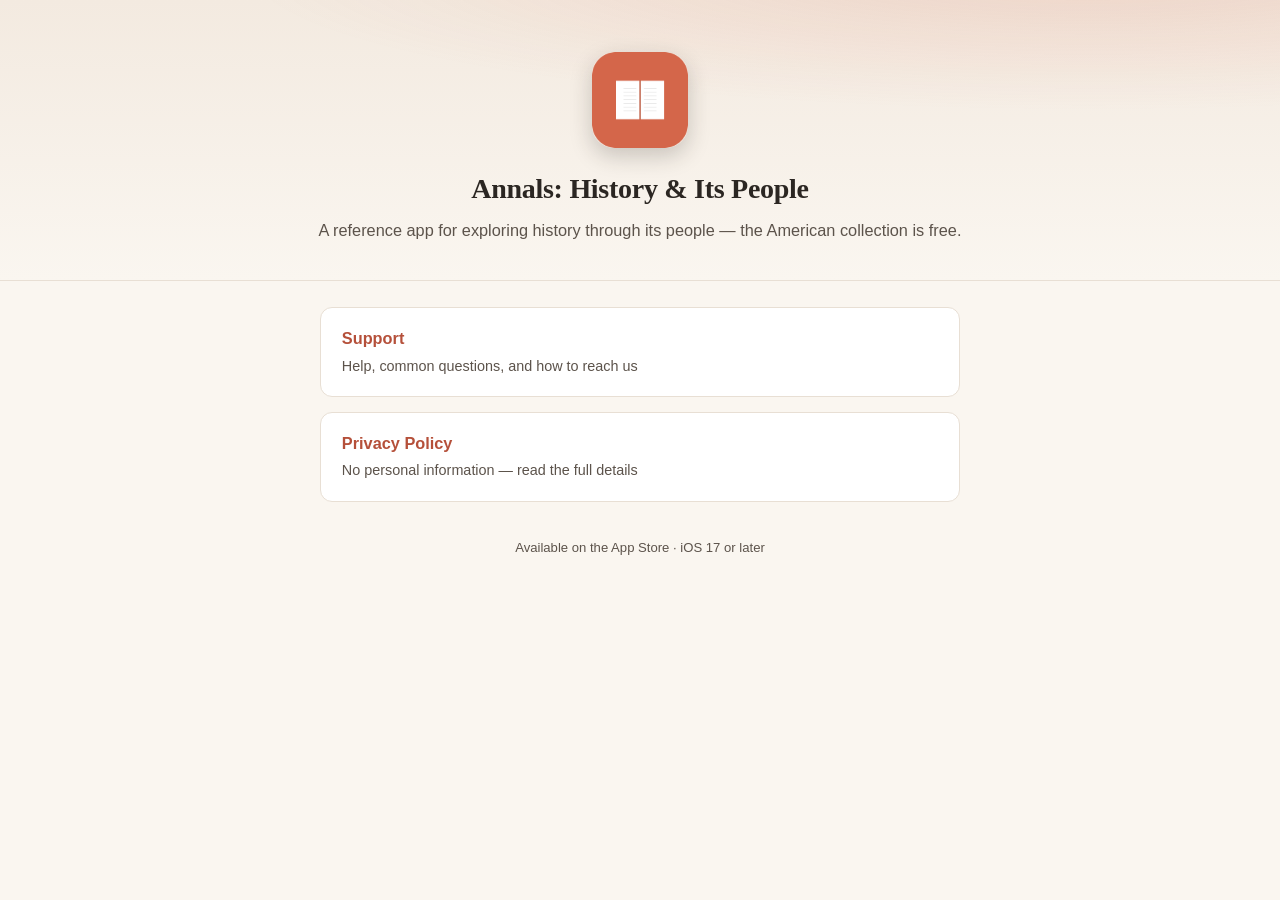
<file: index.html>
<!DOCTYPE html>
<html lang="en">
<head>
<meta charset="UTF-8">
<meta name="viewport" content="width=device-width, initial-scale=1.0">
<title>Annals: History &amp; Its People</title>
<link rel="icon" type="image/png" href="icon.png">
<link rel="stylesheet" href="style.css">
</head>
<body>
  <header class="hero">
    <img class="mark" src="icon.png" alt="Annals app icon" width="96" height="96">
    <h1>Annals: History &amp; Its People</h1>
    <p class="tagline">A reference app for exploring history through its people — the American collection is free.</p>
  </header>

  <main class="wrap">
    <div class="links">
      <a href="support.html">
        <div class="title">Support</div>
        <div class="desc">Help, common questions, and how to reach us</div>
      </a>
      <a href="privacy.html">
        <div class="title">Privacy Policy</div>
        <div class="desc">No personal information — read the full details</div>
      </a>
    </div>

    <p class="footer">Available on the App Store · iOS 17 or later</p>
  </main>
</body>
</html>
</file>
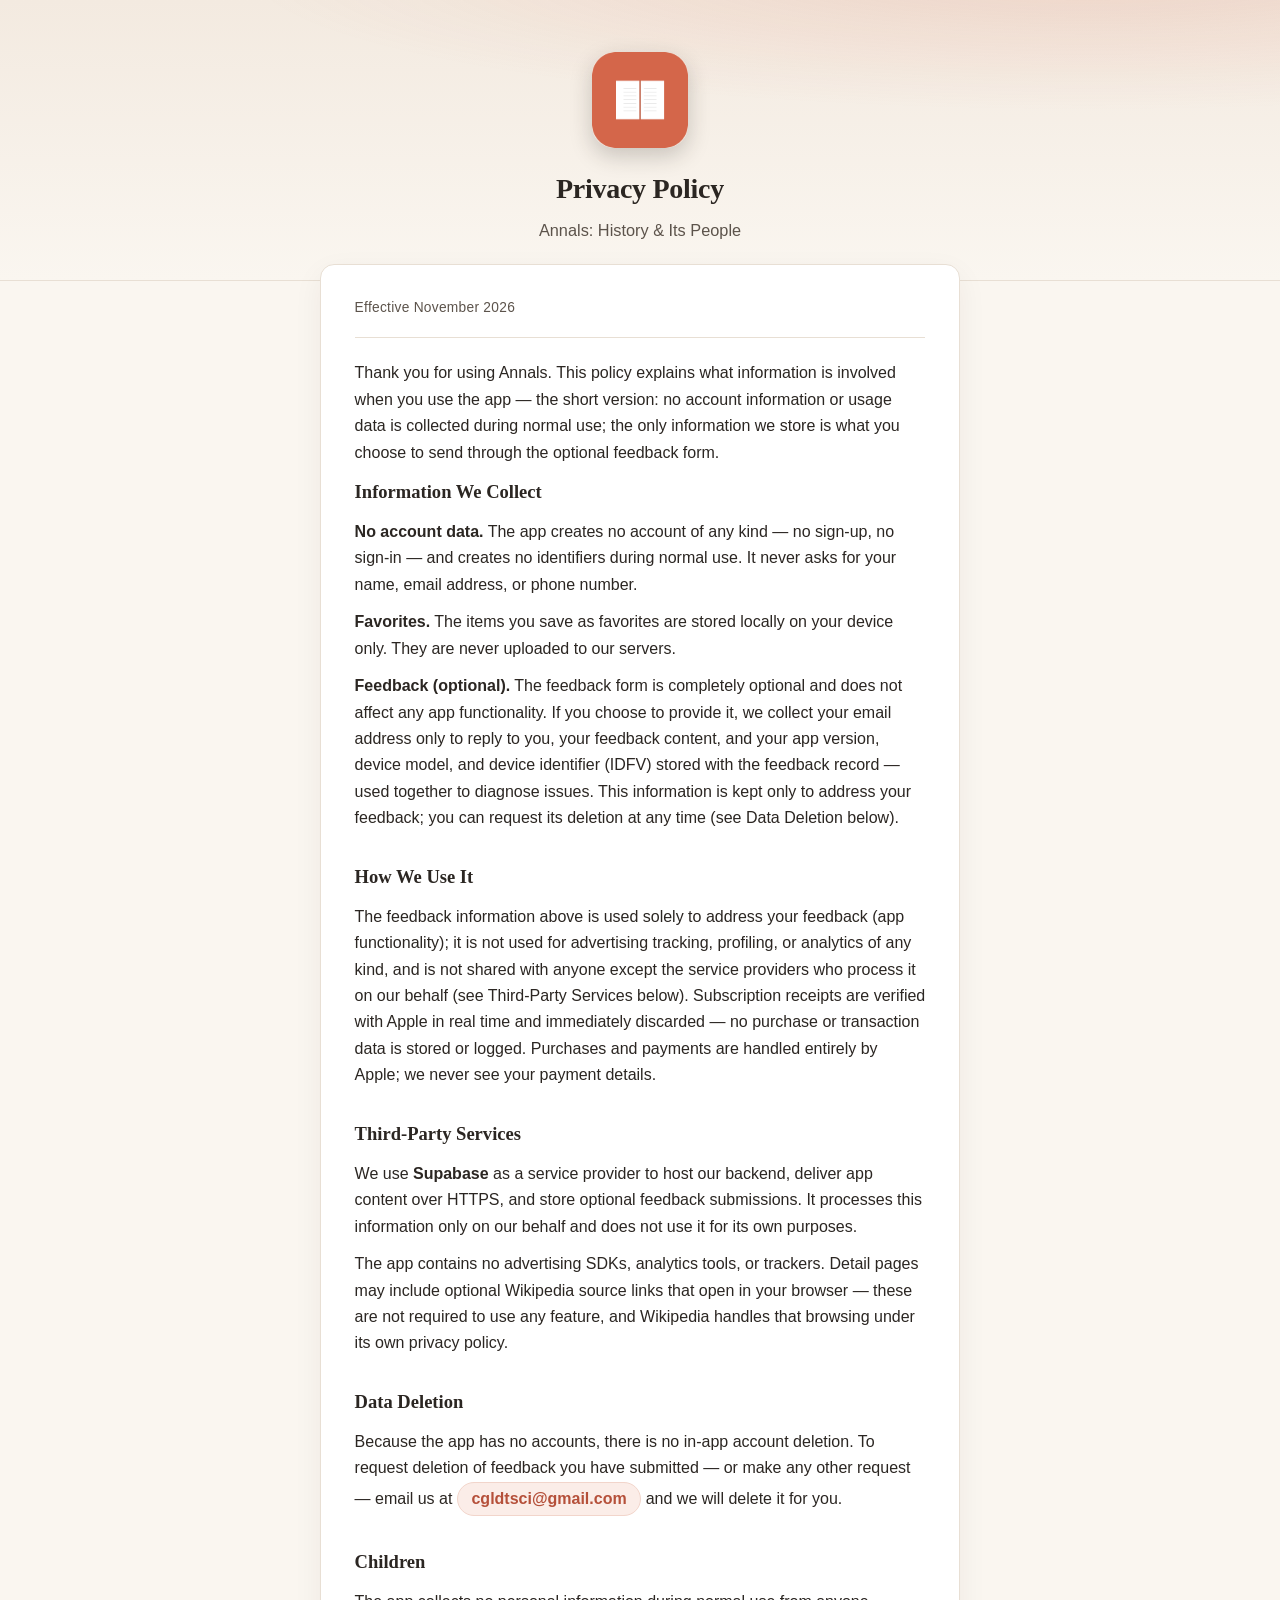
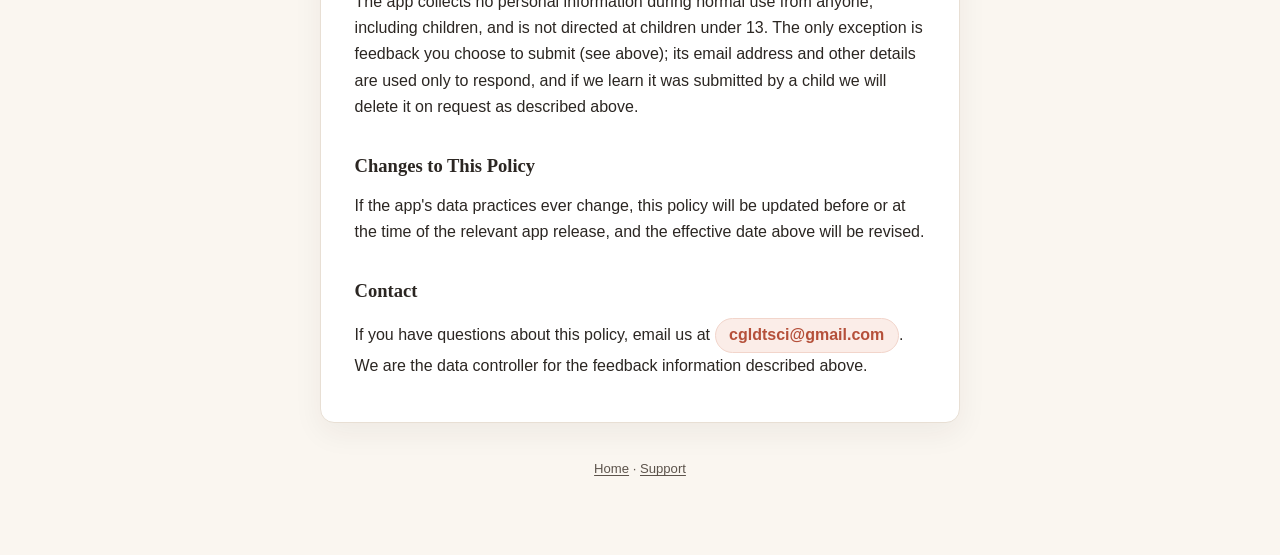
<file: privacy.html>
<!DOCTYPE html>
<html lang="en">
<head>
<meta charset="UTF-8">
<meta name="viewport" content="width=device-width, initial-scale=1.0">
<title>Privacy Policy — Annals</title>
<link rel="icon" type="image/png" href="icon.png">
<link rel="stylesheet" href="style.css">
</head>
<body>
  <header class="hero">
    <img class="mark" src="icon.png" alt="Annals app icon" width="96" height="96">
    <h1>Privacy Policy</h1>
    <p class="tagline">Annals: History &amp; Its People</p>
  </header>

  <main class="wrap">
    <article class="card">
      <p class="meta">Effective November 2026</p>

      <p>Thank you for using Annals. This policy explains what information is involved when you use the app — the short version: no account information or usage data is collected during normal use; the only information we store is what you choose to send through the optional feedback form.</p>

      <h2>Information We Collect</h2>
      <p><strong>No account data.</strong> The app creates no account of any kind — no sign-up, no sign-in — and creates no identifiers during normal use. It never asks for your name, email address, or phone number.</p>
      <p><strong>Favorites.</strong> The items you save as favorites are stored locally on your device only. They are never uploaded to our servers.</p>
      <p><strong>Feedback (optional).</strong> The feedback form is completely optional and does not affect any app functionality. If you choose to provide it, we collect your email address only to reply to you, your feedback content, and your app version, device model, and device identifier (IDFV) stored with the feedback record — used together to diagnose issues. This information is kept only to address your feedback; you can request its deletion at any time (see Data Deletion below).</p>

      <h2>How We Use It</h2>
      <p>The feedback information above is used solely to address your feedback (app functionality); it is not used for advertising tracking, profiling, or analytics of any kind, and is not shared with anyone except the service providers who process it on our behalf (see Third-Party Services below). Subscription receipts are verified with Apple in real time and immediately discarded — no purchase or transaction data is stored or logged. Purchases and payments are handled entirely by Apple; we never see your payment details.</p>

      <h2>Third-Party Services</h2>
      <p>We use <strong>Supabase</strong> as a service provider to host our backend, deliver app content over HTTPS, and store optional feedback submissions. It processes this information only on our behalf and does not use it for its own purposes.</p>
      <p>The app contains no advertising SDKs, analytics tools, or trackers. Detail pages may include optional Wikipedia source links that open in your browser — these are not required to use any feature, and Wikipedia handles that browsing under its own privacy policy.</p>

      <h2>Data Deletion</h2>
      <p>Because the app has no accounts, there is no in-app account deletion. To request deletion of feedback you have submitted — or make any other request — email us at <a class="email-pill" href="mailto:cgldtsci@gmail.com">cgldtsci@gmail.com</a> and we will delete it for you.</p>

      <h2>Children</h2>
      <p>The app collects no personal information during normal use from anyone, including children, and is not directed at children under 13. The only exception is feedback you choose to submit (see above); its email address and other details are used only to respond, and if we learn it was submitted by a child we will delete it on request as described above.</p>

      <h2>Changes to This Policy</h2>
      <p>If the app's data practices ever change, this policy will be updated before or at the time of the relevant app release, and the effective date above will be revised.</p>

      <h2>Contact</h2>
      <p>If you have questions about this policy, email us at <a class="email-pill" href="mailto:cgldtsci@gmail.com">cgldtsci@gmail.com</a>. We are the data controller for the feedback information described above.</p>
    </article>

    <p class="footer"><a href="index.html">Home</a> · <a href="support.html">Support</a></p>
  </main>
</body>
</html>
</file>
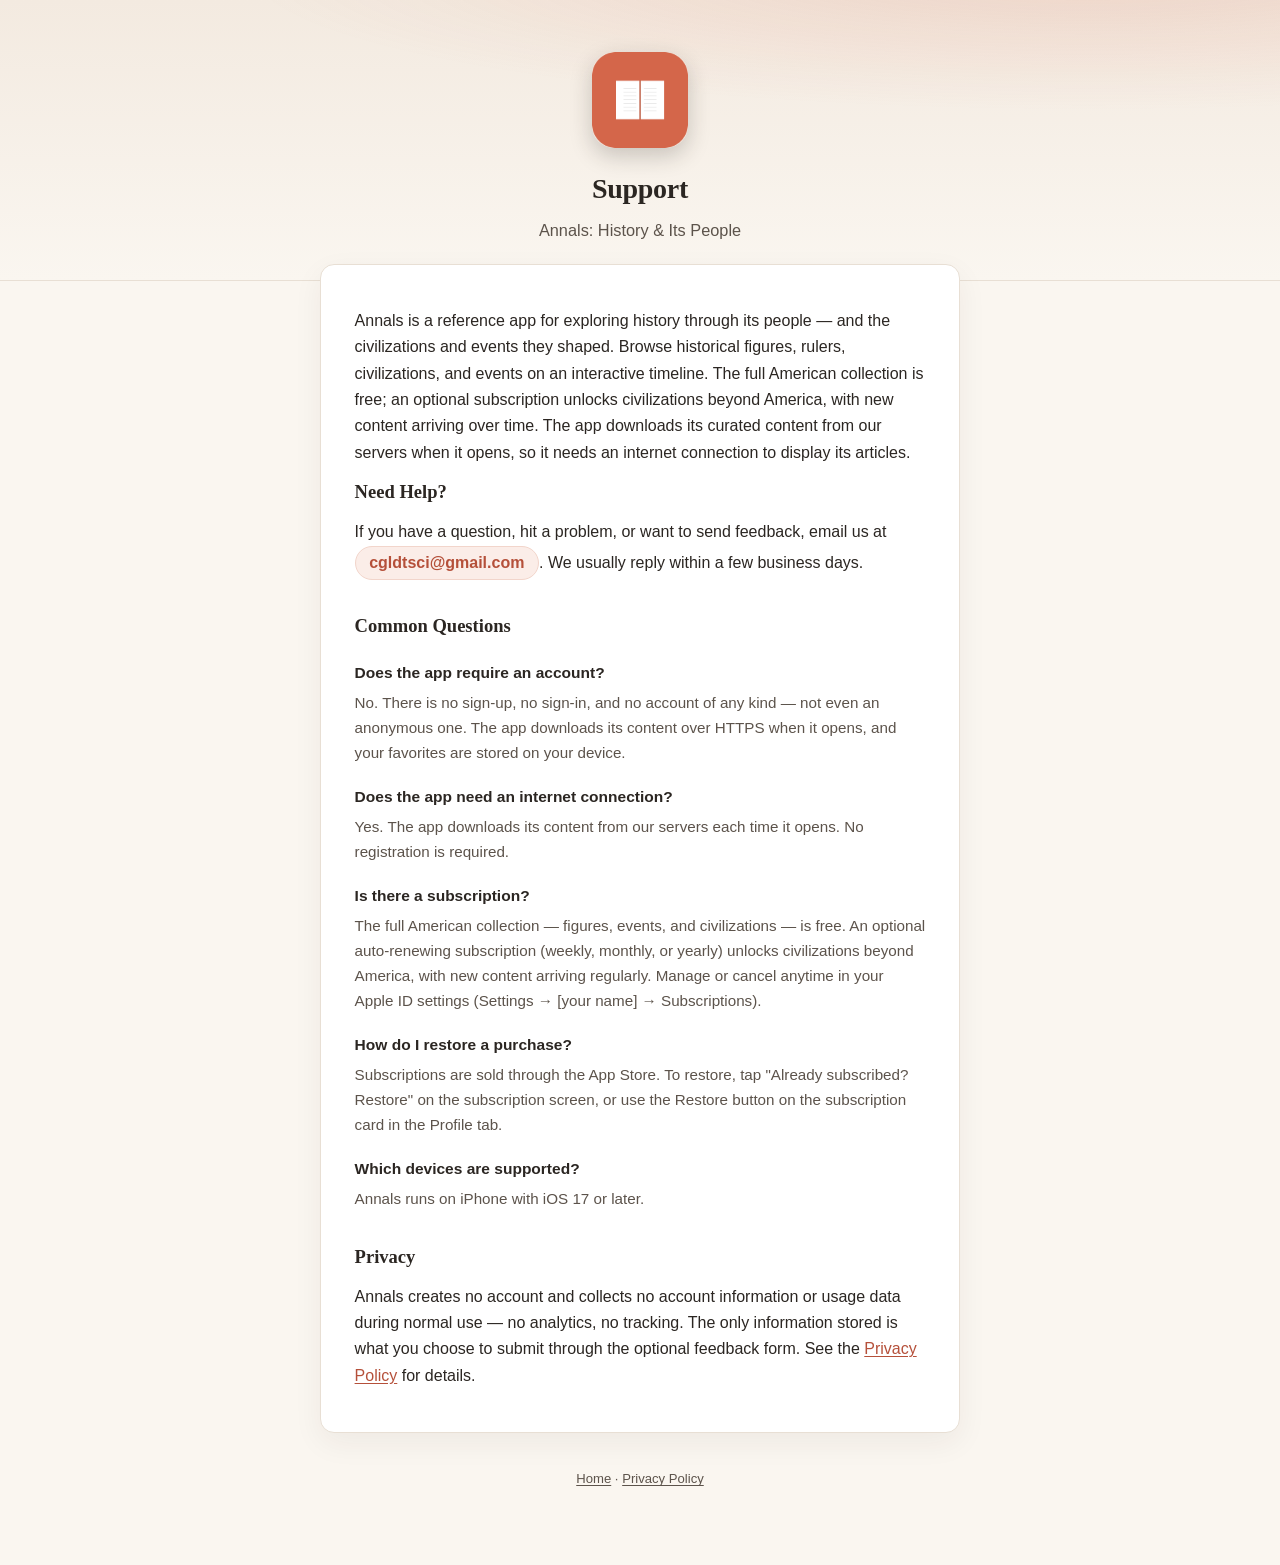
<file: support.html>
<!DOCTYPE html>
<html lang="en">
<head>
<meta charset="UTF-8">
<meta name="viewport" content="width=device-width, initial-scale=1.0">
<title>Support — Annals</title>
<link rel="icon" type="image/png" href="icon.png">
<link rel="stylesheet" href="style.css">
</head>
<body>
  <header class="hero">
    <img class="mark" src="icon.png" alt="Annals app icon" width="96" height="96">
    <h1>Support</h1>
    <p class="tagline">Annals: History &amp; Its People</p>
  </header>

  <main class="wrap">
    <article class="card">
      <p>Annals is a reference app for exploring history through its people — and the civilizations and events they shaped. Browse historical figures, rulers, civilizations, and events on an interactive timeline. The full American collection is free; an optional subscription unlocks civilizations beyond America, with new content arriving over time. The app downloads its curated content from our servers when it opens, so it needs an internet connection to display its articles.</p>

      <h2>Need Help?</h2>
      <p>If you have a question, hit a problem, or want to send feedback, email us at <a class="email-pill" href="mailto:cgldtsci@gmail.com">cgldtsci@gmail.com</a>. We usually reply within a few business days.</p>

      <h2>Common Questions</h2>
      <dl class="faq">
        <dt>Does the app require an account?</dt>
        <dd>No. There is no sign-up, no sign-in, and no account of any kind — not even an anonymous one. The app downloads its content over HTTPS when it opens, and your favorites are stored on your device.</dd>

        <dt>Does the app need an internet connection?</dt>
        <dd>Yes. The app downloads its content from our servers each time it opens. No registration is required.</dd>

        <dt>Is there a subscription?</dt>
        <dd>The full American collection — figures, events, and civilizations — is free. An optional auto-renewing subscription (weekly, monthly, or yearly) unlocks civilizations beyond America, with new content arriving regularly. Manage or cancel anytime in your Apple ID settings (Settings → [your name] → Subscriptions).</dd>

        <dt>How do I restore a purchase?</dt>
        <dd>Subscriptions are sold through the App Store. To restore, tap "Already subscribed? Restore" on the subscription screen, or use the Restore button on the subscription card in the Profile tab.</dd>

        <dt>Which devices are supported?</dt>
        <dd>Annals runs on iPhone with iOS 17 or later.</dd>
      </dl>

      <h2>Privacy</h2>
      <p>Annals creates no account and collects no account information or usage data during normal use — no analytics, no tracking. The only information stored is what you choose to submit through the optional feedback form. See the <a href="privacy.html">Privacy Policy</a> for details.</p>
    </article>

    <p class="footer"><a href="index.html">Home</a> · <a href="privacy.html">Privacy Policy</a></p>
  </main>
</body>
</html>
</file>
<file: style.css>
:root {
  --clay: #D4664A;
  --clay-dark: #B5503A;
  --ink: #2B2622;
  --ink-soft: #5C534B;
  --parchment: #FAF6F0;
  --card: #FFFFFF;
  --hairline: #E8DFD4;
}

* { box-sizing: border-box; }

body {
  margin: 0;
  font-family: -apple-system, BlinkMacSystemFont, "Segoe UI", "Helvetica Neue", Helvetica, Arial, sans-serif;
  background: var(--parchment);
  color: var(--ink);
  line-height: 1.65;
  -webkit-font-smoothing: antialiased;
}

.wrap {
  max-width: 680px;
  margin: 0 auto;
  padding: 0 1.25rem 4rem;
}

/* --- hero --- */
.hero {
  background:
    radial-gradient(ellipse 120% 90% at 85% -10%, rgba(212, 102, 74, 0.16), transparent 55%),
    linear-gradient(180deg, #F3EAE0 0%, var(--parchment) 100%);
  border-bottom: 1px solid var(--hairline);
  padding: 3.25rem 1.25rem 2.25rem;
  text-align: center;
}

.hero .mark {
  display: block;
  width: 96px;
  height: 96px;
  border-radius: 22px;
  box-shadow: 0 8px 22px rgba(43, 38, 34, 0.22);
  margin: 0 auto 1.1rem;
}

.hero h1 {
  margin: 0 0 0.35rem;
  font-family: Georgia, "Times New Roman", serif;
  font-size: 1.75rem;
  font-weight: 700;
  letter-spacing: -0.01em;
}

.hero .tagline {
  margin: 0;
  color: var(--ink-soft);
  font-size: 1.02rem;
}

/* --- content card --- */
.card {
  background: var(--card);
  border: 1px solid var(--hairline);
  border-radius: 14px;
  padding: 2rem 2.1rem;
  margin-top: -1.1rem;
  box-shadow: 0 10px 30px rgba(43, 38, 34, 0.06);
}

.meta {
  color: var(--ink-soft);
  font-size: 0.86rem;
  letter-spacing: 0.02em;
  margin: 0 0 1.4rem;
  padding-bottom: 1.1rem;
  border-bottom: 1px solid var(--hairline);
}

h2 {
  font-family: Georgia, "Times New Roman", serif;
  font-size: 1.16rem;
  margin: 1.9rem 0 0.6rem;
  color: var(--ink);
}

h2:first-of-type { margin-top: 0; }

p { margin: 0.7rem 0; color: var(--ink); }

a { color: var(--clay-dark); text-decoration: underline; text-underline-offset: 2px; }
a:hover { color: var(--clay); }

/* --- link cards (index) --- */
.links { display: grid; gap: 0.9rem; margin-top: 1.6rem; }

.links a {
  display: block;
  background: var(--card);
  border: 1px solid var(--hairline);
  border-radius: 12px;
  padding: 1.1rem 1.3rem;
  text-decoration: none;
  color: var(--ink);
  transition: border-color 0.15s, box-shadow 0.15s, transform 0.15s;
}

.links a:hover {
  border-color: var(--clay);
  box-shadow: 0 8px 22px rgba(181, 80, 58, 0.12);
  transform: translateY(-1px);
}

.links .title { font-weight: 600; color: var(--clay-dark); font-size: 1.02rem; }
.links .desc { color: var(--ink-soft); font-size: 0.9rem; margin-top: 0.15rem; }

/* --- FAQ --- */
.faq { margin: 1rem 0 0; }

.faq dt {
  font-weight: 650;
  font-size: 0.97rem;
  margin-top: 1.15rem;
}

.faq dd {
  margin: 0.3rem 0 0;
  color: var(--ink-soft);
  font-size: 0.95rem;
}

.email-pill {
  display: inline-block;
  background: #FBEDE8;
  border: 1px solid #F2D5CB;
  color: var(--clay-dark);
  border-radius: 999px;
  padding: 0.2rem 0.85rem;
  font-weight: 600;
  text-decoration: none;
}

.email-pill:hover { background: #F8E2DA; color: var(--clay-dark); }

.footer {
  text-align: center;
  color: var(--ink-soft);
  font-size: 0.82rem;
  margin-top: 2.2rem;
}

.footer a { color: var(--ink-soft); }

@media (max-width: 540px) {
  .hero { padding-top: 2.5rem; }
  .hero h1 { font-size: 1.45rem; }
  .card { padding: 1.5rem 1.3rem; border-radius: 12px; }
}
</file>
